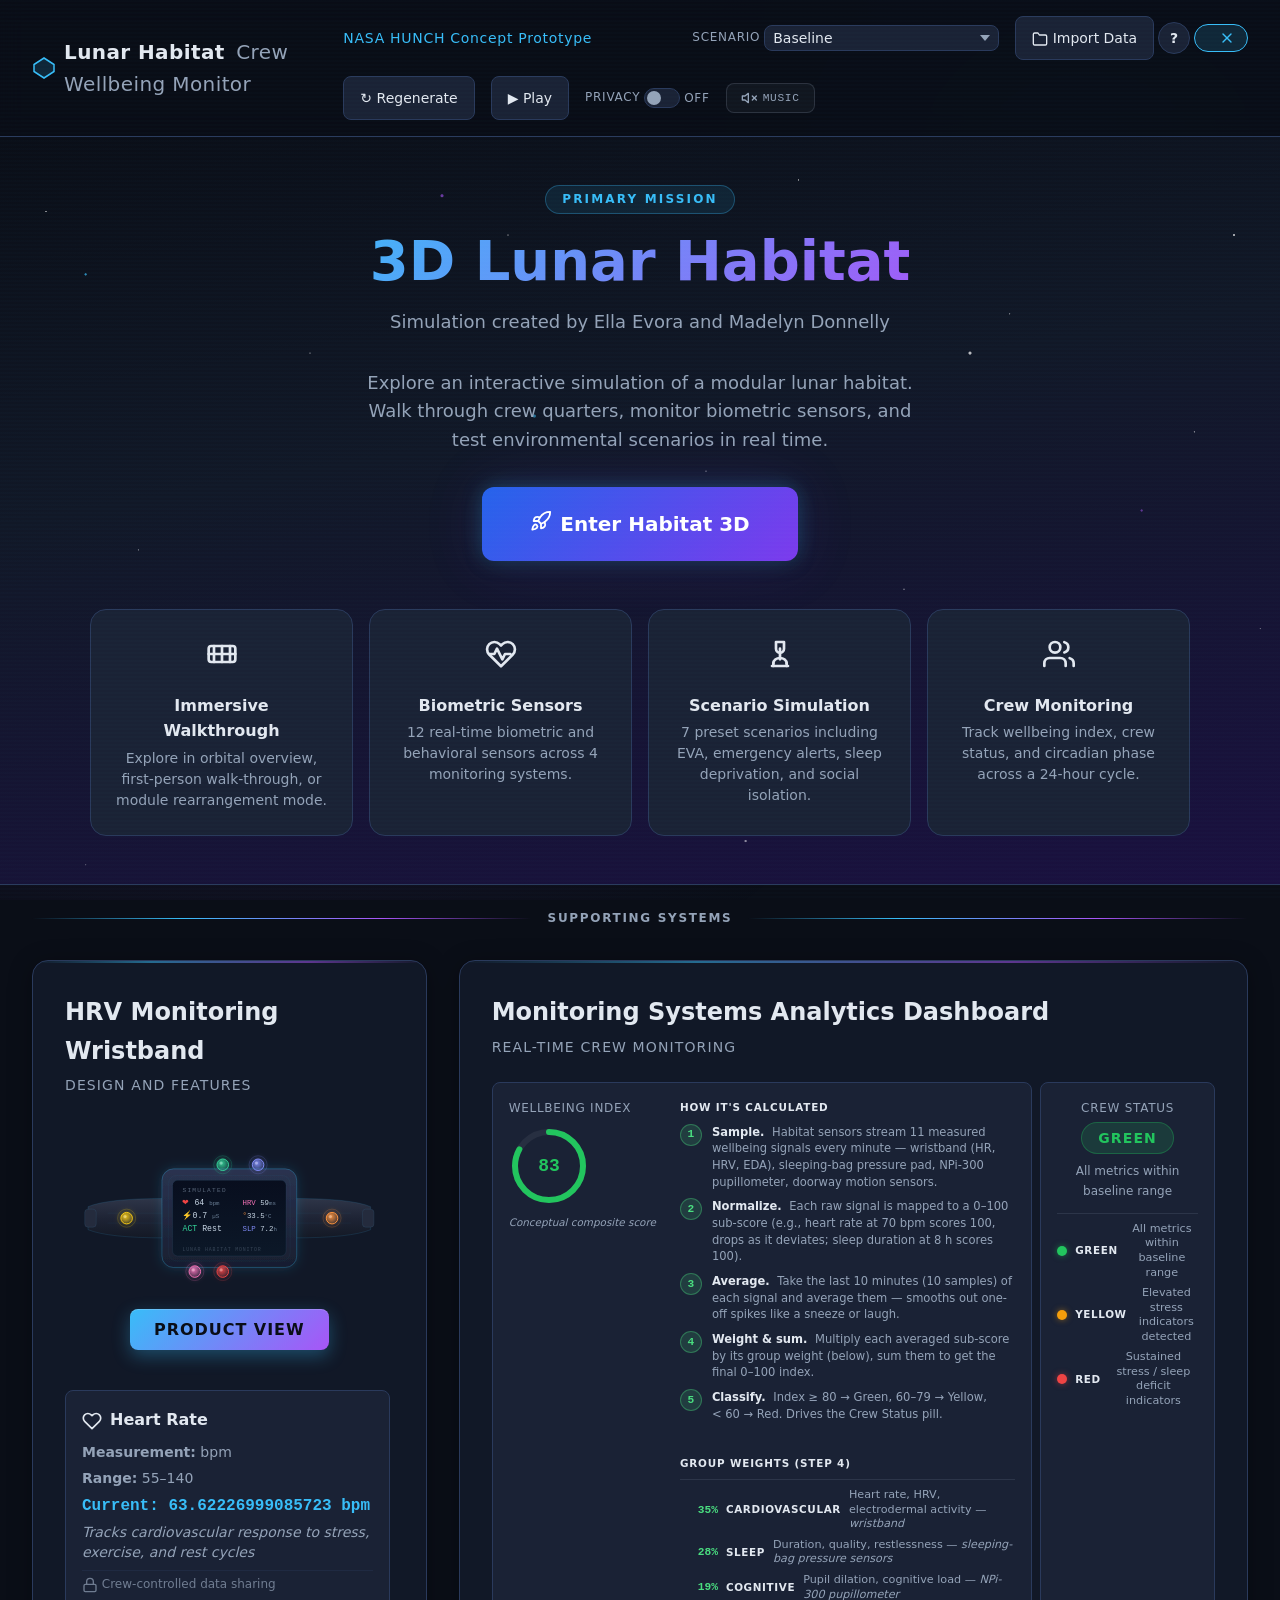
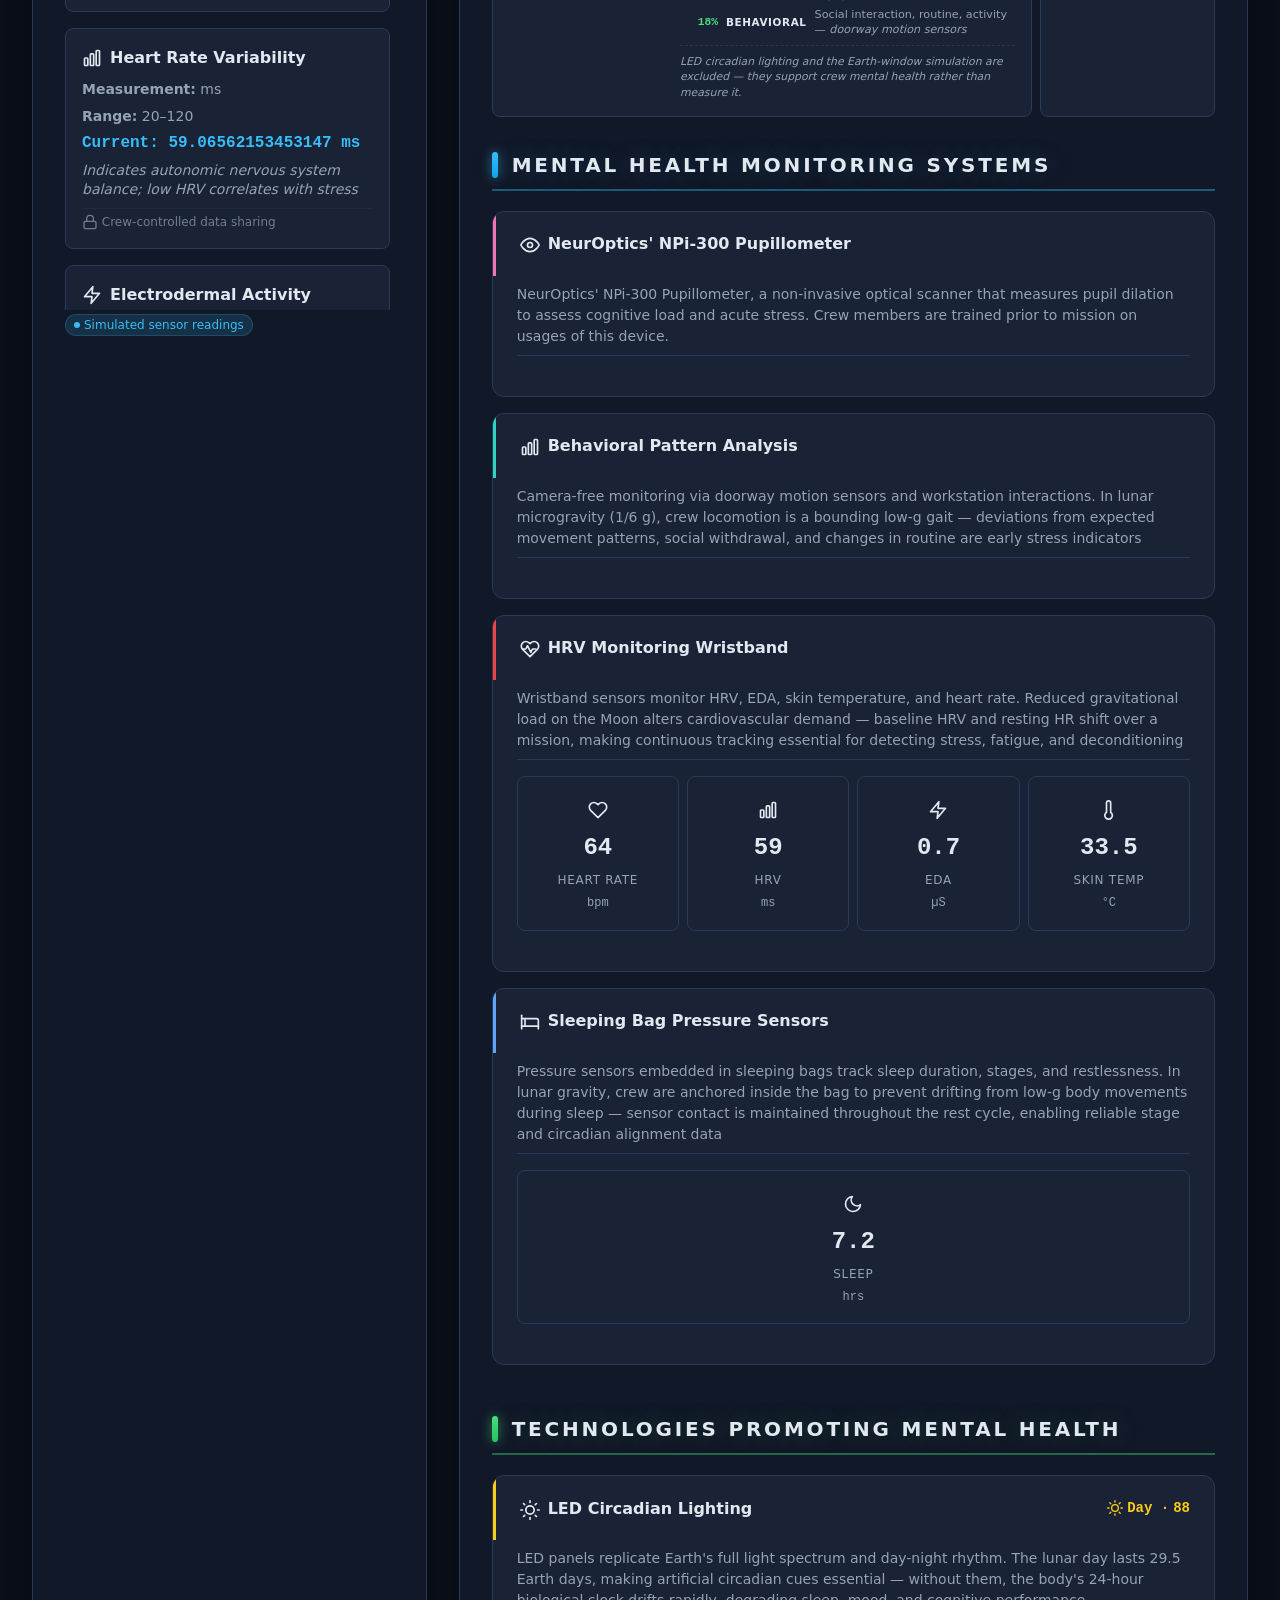
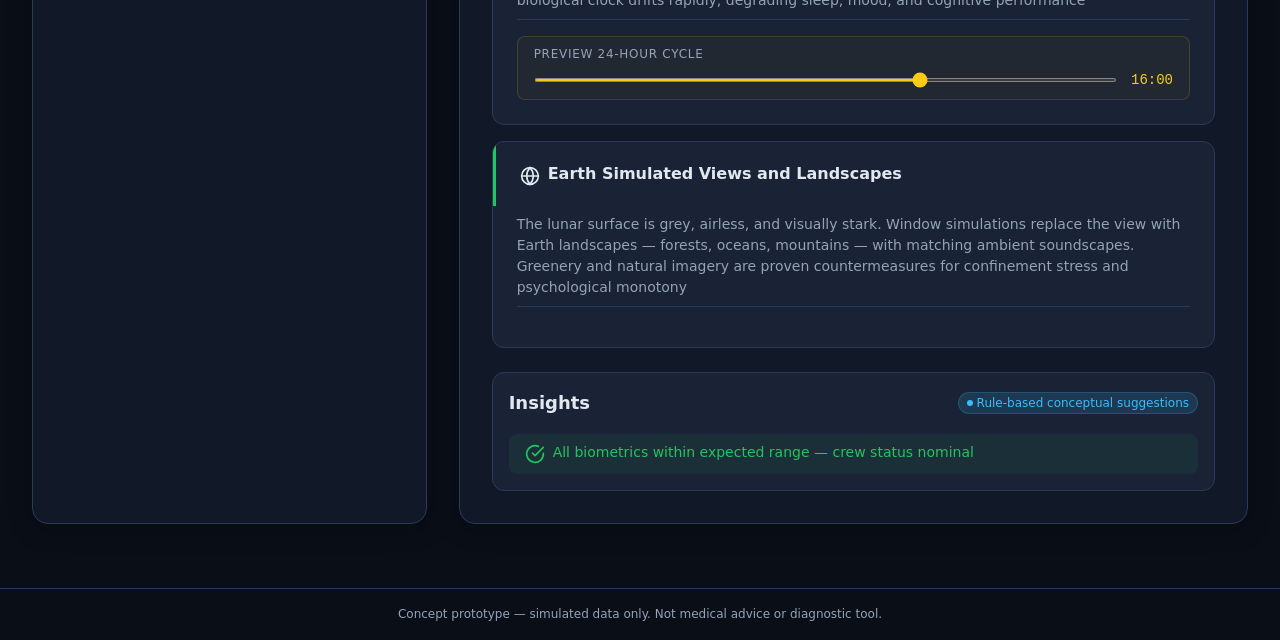
<file: index.html>
<!DOCTYPE html>
<html lang="en">
<head>
    <meta charset="UTF-8">
    <meta name="viewport" content="width=device-width, initial-scale=1.0">
    <title>Lunar Habitat — Crew Wellbeing Monitor</title>
    <link rel="stylesheet" href="styles/main.css">
</head>
<body class="dark-theme">

    <header class="site-header" role="banner">
        <div class="header-brand">
            <svg class="header-logo" width="24" height="24" viewBox="0 0 24 24" fill="none" aria-hidden="true">
                <polygon points="12,2 22,8.5 22,15.5 12,22 2,15.5 2,8.5" stroke="var(--color-accent)" stroke-width="1.5" fill="var(--color-accent-glow)" />
            </svg>
            <h1>Lunar Habitat <span class="subtitle">Crew Wellbeing Monitor</span></h1>
        </div>
        <div class="controls-bar">
            <span class="controls-label text-accent">NASA HUNCH Concept Prototype</span>

            <div class="controls-group">
                <label for="scenario-select" class="control-label">Scenario</label>
                <select id="scenario-select" class="control-select">
                    <option value="baseline">Baseline</option>
                    <option value="stress">Stress Spike</option>
                    <option value="sleepDeprived">Sleep Deprived</option>
                    <option value="exercise">High Activity</option>
                    <option value="emergency">Emergency Alert</option>
                    <option value="isolation">Social Isolation</option>
                    <option value="eva">EVA (Extravehicular Activity)</option>
                </select>
            </div>

            <div class="controls-group controls-group--import">
                <button id="btn-import" class="control-btn" title="Import CSV or JSON data file">
                    <svg class="icon icon--sm" width="16" height="16" viewBox="0 0 24 24" fill="none" stroke="currentColor" stroke-width="2" stroke-linecap="round" stroke-linejoin="round"><path d="M22 19a2 2 0 0 1-2 2H4a2 2 0 0 1-2-2V5a2 2 0 0 1 2-2h5l2 3h9a2 2 0 0 1 2 2z"/></svg>
                    Import Data
                </button>
                <input type="file" id="file-import" accept=".csv,.json" class="sr-only" aria-label="Choose CSV or JSON file to import">
                <button id="btn-import-help" class="control-btn control-btn--icon" title="Show expected file format" aria-label="File format help">
                    ?
                </button>
                <div id="import-badge" class="import-badge" hidden>
                    <span id="import-filename" class="import-badge-name"></span>
                    <button id="btn-import-clear" class="import-badge-clear" title="Clear imported data" aria-label="Clear imported data">
                        <svg class="icon icon--sm" width="14" height="14" viewBox="0 0 24 24" fill="none" stroke="currentColor" stroke-width="2" stroke-linecap="round" stroke-linejoin="round"><line x1="18" y1="6" x2="6" y2="18"/><line x1="6" y1="6" x2="18" y2="18"/></svg>
                    </button>
                </div>
            </div>

            <button id="btn-regenerate" class="control-btn" title="Regenerate simulated data">
                ↻ Regenerate
            </button>

            <button id="btn-play-pause" class="control-btn" title="Play/pause real-time simulation">
                ▶ Play
            </button>

            <div class="controls-group">
                <label for="privacy-toggle" class="control-label">Privacy</label>
                <button id="privacy-toggle" class="control-toggle" role="switch" aria-checked="false" title="Toggle privacy mode — hide exact values">
                    <span class="toggle-track">
                        <span class="toggle-thumb"></span>
                    </span>
                    <span class="toggle-label">Off</span>
                </button>
            </div>

            <div class="controls-group">
                <button id="music-toggle" class="music-toggle-btn" role="switch" aria-checked="false" aria-label="Toggle background music" title="Toggle ambient music">
                    <span class="music-icon"><svg class="icon icon--sm" width="16" height="16" viewBox="0 0 24 24" fill="none" stroke="currentColor" stroke-width="2" stroke-linecap="round" stroke-linejoin="round"><polygon points="11 5 6 9 2 9 2 15 6 15 11 19 11 5"/><line x1="23" y1="9" x2="17" y2="15"/><line x1="17" y1="9" x2="23" y2="15"/></svg></span>
                    <span class="music-label">Music</span>
                </button>
            </div>
        </div>
    </header>

    <!-- ===== Habitat 3D Hero Section ===== -->
    <section id="habitat-hero" class="habitat-hero" aria-labelledby="habitat-hero-title">
        <div class="habitat-hero__stars" aria-hidden="true"></div>
        <div class="habitat-hero__content">
            <span class="habitat-hero__badge">Primary Mission</span>
            <h2 id="habitat-hero-title" class="habitat-hero__title">3D Lunar Habitat</h2>
            <p class="habitat-hero__subtitle">Simulation created by Ella Evora and Madelyn Donnelly</p>
            <p class="habitat-hero__subtitle">Explore an interactive simulation of a modular lunar habitat.<br>Walk through crew quarters, monitor biometric sensors, and test environmental scenarios in real time.</p>
            <a href="pages/habitat-3d.html" class="habitat-hero__cta">
                <span class="habitat-hero__cta-icon" aria-hidden="true"><svg width="22" height="22" viewBox="0 0 24 24" fill="none" stroke="currentColor" stroke-width="2" stroke-linecap="round" stroke-linejoin="round"><path d="M4.5 16.5c-1.5 1.26-2 5-2 5s3.74-.5 5-2c.71-.84.7-2.13-.09-2.91a2.18 2.18 0 0 0-2.91-.09z"/><path d="M12 15l-3-3a22 22 0 0 1 2-3.95A12.88 12.88 0 0 1 22 2c0 2.72-.78 7.5-6 11a22.35 22.35 0 0 1-4 2z"/><path d="M9 12H4s.55-3.03 2-4c1.62-1.08 5 0 5 0"/><path d="M12 15v5s3.03-.55 4-2c1.08-1.62 0-5 0-5"/></svg></span>
                Enter Habitat 3D
            </a>
        </div>
        <div class="habitat-hero__features">
            <div class="habitat-hero__card">
                <span class="habitat-hero__card-icon" aria-hidden="true"><svg width="32" height="32" viewBox="0 0 24 24" fill="none" stroke="currentColor" stroke-width="2" stroke-linecap="round" stroke-linejoin="round"><rect x="2" y="6" width="20" height="12" rx="2"/><path d="M12 6v12"/><path d="M2 12h20"/><path d="M6 6v12"/><path d="M18 6v12"/></svg></span>
                <h3 class="habitat-hero__card-title">Immersive Walkthrough</h3>
                <p class="habitat-hero__card-desc">Explore in orbital overview, first-person walk-through, or module rearrangement mode.</p>
            </div>
            <div class="habitat-hero__card">
                <span class="habitat-hero__card-icon" aria-hidden="true"><svg width="32" height="32" viewBox="0 0 24 24" fill="none" stroke="currentColor" stroke-width="2" stroke-linecap="round" stroke-linejoin="round"><path d="M20.84 4.61a5.5 5.5 0 0 0-7.78 0L12 5.67l-1.06-1.06a5.5 5.5 0 0 0-7.78 7.78L12 21.23l8.84-8.84a5.5 5.5 0 0 0 0-7.78z"/><polyline points="3 12 7 12 9 8 13 16 15 12 19 12"/></svg></span>
                <h3 class="habitat-hero__card-title">Biometric Sensors</h3>
                <p class="habitat-hero__card-desc">12 real-time biometric and behavioral sensors across 4 monitoring systems.</p>
            </div>
            <div class="habitat-hero__card">
                <span class="habitat-hero__card-icon" aria-hidden="true"><svg width="32" height="32" viewBox="0 0 24 24" fill="none" stroke="currentColor" stroke-width="2" stroke-linecap="round" stroke-linejoin="round"><path d="M9 3h6v5a3 3 0 0 1-6 0V3z"/><path d="M12 8v8"/><path d="M7 19c0-2.21 2.24-4 5-4s5 1.79 5 4"/><line x1="7" y1="19" x2="7" y2="21"/><line x1="17" y1="19" x2="17" y2="21"/><line x1="6" y1="21" x2="18" y2="21"/></svg></span>
                <h3 class="habitat-hero__card-title">Scenario Simulation</h3>
                <p class="habitat-hero__card-desc">7 preset scenarios including EVA, emergency alerts, sleep deprivation, and social isolation.</p>
            </div>
            <div class="habitat-hero__card">
                <span class="habitat-hero__card-icon" aria-hidden="true"><svg width="32" height="32" viewBox="0 0 24 24" fill="none" stroke="currentColor" stroke-width="2" stroke-linecap="round" stroke-linejoin="round"><path d="M17 21v-2a4 4 0 0 0-4-4H5a4 4 0 0 0-4 4v2"/><circle cx="9" cy="7" r="4"/><path d="M23 21v-2a4 4 0 0 0-3-3.87"/><path d="M16 3.13a4 4 0 0 1 0 7.75"/></svg></span>
                <h3 class="habitat-hero__card-title">Crew Monitoring</h3>
                <p class="habitat-hero__card-desc">Track wellbeing index, crew status, and circadian phase across a 24-hour cycle.</p>
            </div>
        </div>
    </section>

    <!-- ===== Supporting Systems ===== -->
    <div class="supporting-divider" aria-hidden="true">
        <span class="supporting-divider__line"></span>
        <span class="supporting-divider__label">Supporting Systems</span>
        <span class="supporting-divider__line"></span>
    </div>

    <main id="main-content" class="main-layout">
        <section id="wristband-panel" class="panel">
            <div class="panel-header">
                <h2 class="panel-title">HRV Monitoring Wristband</h2>
                <p class="panel-subtitle">Design and Features</p>
            </div>
            <div class="wristband-display">
                <!-- Wristband visualization — Phase 2 -->
            </div>
            <div class="sensor-list">
                <!-- Sensor readings — Phase 2 -->
            </div>
            <span class="badge">Simulated sensor readings</span>
        </section>
        <section id="dashboard-panel" class="panel">
            <div class="panel-header">
                <h2 class="panel-title">Monitoring Systems Analytics Dashboard</h2>
                <p class="panel-subtitle">Real-time Crew Monitoring</p>
            </div>
            <div class="kpi-grid">
                <!-- KPI cards — Phase 3 -->
            </div>
            <div class="charts-grid">
                <!-- Charts — Phase 3 -->
            </div>
            <div class="insights-panel">
                <!-- Insights — Phase 3 -->
            </div>
            <p class="placeholder-text">Dashboard metrics loading...</p>
        </section>
    </main>

    <!-- Import format help popover -->
    <div id="import-help-popover" class="import-help-popover" hidden role="dialog" aria-label="Data import format help">
        <div class="import-help-content">
            <div class="import-help-header">
                <strong>Expected File Format</strong>
                <button id="btn-close-help" class="import-badge-clear" aria-label="Close help">
                    <svg class="icon icon--sm" width="14" height="14" viewBox="0 0 24 24" fill="none" stroke="currentColor" stroke-width="2" stroke-linecap="round" stroke-linejoin="round"><line x1="18" y1="6" x2="6" y2="18"/><line x1="6" y1="6" x2="18" y2="18"/></svg>
                </button>
            </div>
            <div class="import-help-body">
                <p><strong>CSV</strong> — first row must be column headers, comma-separated.</p>
                <p><strong>JSON</strong> — array of objects, or <code>{ "data": [...] }</code>.</p>
                <table class="import-help-table">
                    <thead><tr><th>Column</th><th>Range</th><th>Required</th></tr></thead>
                    <tbody>
                        <tr><td>timestamp</td><td>ISO 8601</td><td>No</td></tr>
                        <tr><td>heartRateBpm</td><td>40–180</td><td>Yes*</td></tr>
                        <tr><td>hrvMs</td><td>10–150</td><td>Yes*</td></tr>
                        <tr><td>edaMicrosiemens</td><td>0.1–10.0</td><td>Yes*</td></tr>
                        <tr><td>skinTempC</td><td>30.0–38.0</td><td>Yes*</td></tr>
                        <tr><td>activityScore</td><td>0–100</td><td>Yes*</td></tr>
                        <tr><td>sleepMinutes</td><td>0–600</td><td>Yes*</td></tr>
                        <tr><td>restlessnessScore</td><td>0–100</td><td>Yes*</td></tr>
                        <tr><td>pupilDilationMm</td><td>2.0–8.0</td><td>No</td></tr>
                        <tr><td>socialScore</td><td>0–100</td><td>No</td></tr>
                        <tr><td>routineDeviation</td><td>0–100</td><td>No</td></tr>
                        <tr><td>cognitiveLoad</td><td>0–100</td><td>No</td></tr>
                        <tr><td>sleepQuality</td><td>0–100</td><td>No</td></tr>
                        <tr><td>circadianAlignment</td><td>0–100</td><td>No</td></tr>
                        <tr><td>lightSpectrumScore</td><td>0–100</td><td>No</td></tr>
                        <tr><td>greeneryExposureMin</td><td>0–120</td><td>No</td></tr>
                        <tr><td>natureSoundscapeScore</td><td>0–100</td><td>No</td></tr>
                        <tr><td>windowSimStatus</td><td>0–100</td><td>No</td></tr>
                    </tbody>
                </table>
                <p class="import-help-note">*At least one biometric column is required. Missing columns use defaults. Aliases accepted: hr, hrv, eda, temp, activity, sleep, restlessness, pupil, social, routine, cognitive, circadian, spectrum, greenery, soundscape, window.</p>
                <p><a href="assets/data/sample-data.csv" download class="import-help-link">⬇ Download sample CSV template</a></p>
            </div>
        </div>
    </div>

    <!-- Import toast notifications -->
    <div id="import-toast" class="import-toast" hidden role="alert" aria-live="assertive"></div>

    <footer class="site-footer">
        Concept prototype — simulated data only. Not medical advice or diagnostic tool.
    </footer>

    <div id="a11y-live" aria-live="polite" aria-atomic="true" class="sr-only"></div>

    <noscript>
        <p>JavaScript is required to run the Lunar Habitat Crew Wellbeing Monitor. Please enable JavaScript in your browser.</p>
    </noscript>

    <script type="module" src="scripts/app.js"></script>
</body>
</html>
</file>
<file: styles/main.css>
/**
 * Lunar Habitat — Crew Wellbeing Monitor
 * CSS Design System Foundation
 * NASA HUNCH Concept Prototype
 */

/* ============================================
   CSS Custom Properties
   ============================================ */

:root,
.dark-theme {
  /* Colors */
  --color-bg-primary: #0a0e17;
  --color-bg-secondary: #111827;
  --color-bg-card: #1a2235;
  --color-bg-card-hover: #1e2a40;
  --color-border: #2a3a5c;
  --color-text-primary: #e2e8f0;
  --color-text-secondary: #94a3b8;
  --color-text-accent: #38bdf8;
  --color-accent: #38bdf8;
  --color-accent-glow: rgba(56, 189, 248, 0.15);
  --color-accent-secondary: #a855f7;
  --color-accent-secondary-glow: rgba(168, 85, 247, 0.15);
  --color-success: #22c55e;
  --color-warning: #f59e0b;
  --color-danger: #ef4444;

  /* Spacing */
  --space-xs: 0.25rem;
  --space-sm: 0.5rem;
  --space-md: 1rem;
  --space-lg: 1.5rem;
  --space-xl: 2rem;
  --space-2xl: 3rem;

  /* Typography */
  --font-family: 'Inter', -apple-system, BlinkMacSystemFont, 'Segoe UI', system-ui, sans-serif;
  --font-mono: 'JetBrains Mono', 'Fira Code', 'Consolas', monospace;
  --font-size-xs: 0.75rem;
  --font-size-sm: 0.875rem;
  --font-size-base: 1rem;
  --font-size-lg: 1.125rem;
  --font-size-xl: 1.25rem;
  --font-size-2xl: 1.5rem;
  --font-size-3xl: 2rem;

  /* Radii */
  --radius-sm: 0.375rem;
  --radius-md: 0.5rem;
  --radius-lg: 0.75rem;
  --radius-xl: 1rem;

  /* Shadows */
  --shadow-card: 0 4px 24px rgba(0, 0, 0, 0.3);
  --shadow-glow: 0 0 20px var(--color-accent-glow);
}

/* ============================================
   Base Styles
   ============================================ */

*,
*::before,
*::after {
  box-sizing: border-box;
  margin: 0;
  padding: 0;
}

html {
  scroll-behavior: smooth;
}

body {
  background-color: var(--color-bg-primary);
  color: var(--color-text-primary);
  font-family: var(--font-family);
  font-size: var(--font-size-base);
  line-height: 1.6;
  min-height: 100vh;
  position: relative;
}

/* Nebula background — layered radial gradients */
body::before {
  content: '';
  position: fixed;
  inset: 0;
  z-index: -2;
  background:
    radial-gradient(ellipse 80% 60% at 20% 80%, rgba(168, 85, 247, 0.07) 0%, transparent 60%),
    radial-gradient(ellipse 60% 80% at 85% 20%, rgba(56, 189, 248, 0.06) 0%, transparent 55%),
    radial-gradient(ellipse 50% 50% at 50% 50%, rgba(56, 189, 248, 0.03) 0%, transparent 70%);
  pointer-events: none;
  animation: nebula-drift 40s ease-in-out infinite alternate;
}

@keyframes nebula-drift {
  0%   { opacity: 1; }
  50%  { opacity: 0.7; }
  100% { opacity: 1; }
}

/* Reduced motion preference */
@media (prefers-reduced-motion: reduce) {
  *,
  *::before,
  *::after {
    animation-duration: 0.01ms !important;
    animation-iteration-count: 1 !important;
    transition-duration: 0.01ms !important;
    scroll-behavior: auto !important;
  }
}

/* ============================================
   Layout Classes
   ============================================ */

.main-layout {
  display: grid;
  grid-template-columns: minmax(340px, 1fr) minmax(400px, 2fr);
  gap: var(--space-xl);
  padding: var(--space-xl);
  max-width: 1600px;
  margin: 0 auto;
  min-height: calc(100vh - 120px);
}

@media (max-width: 1024px) {
  .main-layout {
    grid-template-columns: 1fr;
  }
}

.panel {
  background: var(--color-bg-secondary);
  border: 1px solid var(--color-border);
  border-radius: var(--radius-xl);
  padding: var(--space-xl);
  box-shadow: var(--shadow-card);
  position: relative;
  overflow: hidden;
}

.panel::before {
  content: '';
  position: absolute;
  top: 0;
  left: 0;
  right: 0;
  height: 2px;
  background: linear-gradient(90deg, transparent, var(--color-accent), transparent);
  opacity: 0.6;
}

.panel-header {
  margin-bottom: var(--space-lg);
}

.panel-title {
  font-size: var(--font-size-2xl);
  font-weight: 600;
  color: var(--color-text-primary);
}

.panel-subtitle {
  font-size: var(--font-size-sm);
  color: var(--color-text-secondary);
  text-transform: uppercase;
  letter-spacing: 0.08em;
  margin-top: var(--space-xs);
}

.card {
  background-color: var(--color-bg-card);
  border: 1px solid var(--color-border);
  border-radius: var(--radius-md);
  padding: var(--space-md);
  transition: background-color 0.2s ease, box-shadow 0.2s ease;
}

.card:hover {
  background-color: var(--color-bg-card-hover);
  box-shadow: var(--shadow-glow);
}

/* ============================================
   Utility Classes
   ============================================ */

.visually-hidden {
  position: absolute;
  width: 1px;
  height: 1px;
  padding: 0;
  margin: -1px;
  overflow: hidden;
  clip: rect(0, 0, 0, 0);
  white-space: nowrap;
  border: 0;
}

.text-accent {
  color: var(--color-text-accent);
}

.text-muted {
  color: var(--color-text-secondary);
}

.text-success {
  color: var(--color-success);
}

.text-warning {
  color: var(--color-warning);
}

.text-danger {
  color: var(--color-danger);
}

.badge {
  display: inline-flex;
  align-items: center;
  gap: var(--space-xs);
  padding: var(--space-xs) var(--space-sm);
  font-size: var(--font-size-xs);
  font-weight: 500;
  line-height: 1;
  border-radius: 9999px;
  background: var(--color-accent-glow);
  color: var(--color-accent);
  border: 1px solid rgba(56, 189, 248, 0.2);
}

.badge::before {
  content: '';
  width: 6px;
  height: 6px;
  border-radius: 50%;
  background: var(--color-accent);
  animation: pulse 2s ease-in-out infinite;
}

@keyframes pulse {
  0%, 100% { opacity: 1; }
  50% { opacity: 0.4; }
}

/* ============================================
   Header Styles
   ============================================ */

.site-header {
  position: sticky;
  top: 0;
  z-index: 100;
  display: flex;
  align-items: center;
  justify-content: space-between;
  padding: var(--space-md) var(--space-xl);
  background: rgba(10, 14, 23, 0.85);
  backdrop-filter: blur(12px);
  -webkit-backdrop-filter: blur(12px);
  border-bottom: 1px solid var(--color-border);
}

.header-brand {
  display: flex;
  align-items: center;
  gap: var(--space-sm);
}

.header-brand h1 {
  font-size: var(--font-size-xl);
  font-weight: 600;
  color: var(--color-text-primary);
  letter-spacing: 0.02em;
}

.header-brand .subtitle {
  font-weight: 300;
  color: var(--color-text-secondary);
  margin-left: var(--space-xs);
}

.header-logo {
  flex-shrink: 0;
}

.controls-bar {
  display: flex;
  align-items: center;
  gap: var(--space-sm);
}

/* ============================================
   Footer Styles
   ============================================ */

.site-footer {
  text-align: center;
  padding: var(--space-md) var(--space-xl);
  font-size: var(--font-size-xs);
  color: var(--color-text-secondary);
  background: var(--color-bg-primary);
  border-top: 1px solid var(--color-border);
}

/* ============================================
   Scanning Line Overlay
   ============================================ */

body::after {
  content: '';
  position: fixed;
  inset: 0;
  background:
    repeating-linear-gradient(
      0deg,
      transparent,
      transparent 2px,
      rgba(56, 189, 248, 0.012) 2px,
      rgba(56, 189, 248, 0.012) 4px
    );
  pointer-events: none;
  z-index: 9999;
  mix-blend-mode: screen;
}

/* ============================================
   Placeholder / Loading State
   ============================================ */

.placeholder-text {
  color: var(--color-text-secondary);
  font-style: italic;
  text-align: center;
  padding: var(--space-2xl);
  font-size: var(--font-size-sm);
}

/* ============================================
   Wristband Display
   ============================================ */

.wristband-display {
  display: flex;
  flex-direction: column;
  justify-content: center;
  align-items: center;
  padding: var(--space-md) 0;
  max-width: 520px;
  margin: 0 auto;
  gap: var(--space-sm);
}

.view-3d-links {
  display: flex;
  gap: var(--space-sm);
  flex-wrap: wrap;
  justify-content: center;
}

.view-3d-link {
  display: inline-flex;
  align-items: center;
  gap: var(--space-xs);
  text-decoration: none;
  font-size: var(--font-size-sm);
  color: var(--color-text-accent);
  border: 1px solid var(--color-accent);
  padding: var(--space-xs) var(--space-md);
  border-radius: var(--radius-md);
  background: rgba(56, 189, 248, 0.08);
  cursor: pointer;
  transition: background 0.2s, box-shadow 0.2s;
}

.view-3d-link:hover,
.view-3d-link:focus-visible {
  background: rgba(56, 189, 248, 0.18);
  box-shadow: 0 0 12px var(--color-accent-glow);
  outline: none;
}

.view-3d-link--primary {
  padding: var(--space-sm) var(--space-lg);
  font-size: var(--font-size-base);
  font-weight: 600;
  letter-spacing: 0.06em;
  text-transform: uppercase;
  color: #0a0e17;
  background: linear-gradient(135deg, var(--color-accent), var(--color-accent-secondary));
  border: none;
  border-radius: var(--radius-md);
  box-shadow: 0 6px 18px rgba(56, 189, 248, 0.32), inset 0 1px 0 rgba(255, 255, 255, 0.18);
  transition: transform 0.15s ease, box-shadow 0.15s ease;
}

.view-3d-link--primary:hover,
.view-3d-link--primary:focus-visible {
  background: linear-gradient(135deg, var(--color-accent), var(--color-accent-secondary));
  transform: translateY(-1px);
  box-shadow: 0 8px 22px rgba(56, 189, 248, 0.45), inset 0 1px 0 rgba(255, 255, 255, 0.22);
  outline: none;
}

/* ============================================
   Habitat 3D Hero Section
   ============================================ */

.habitat-hero {
  position: relative;
  overflow: hidden;
  padding: var(--space-2xl) var(--space-xl);
  background: linear-gradient(170deg, #0a0e17 0%, #111827 40%, #1a1040 100%);
  border-bottom: 1px solid var(--color-border);
  text-align: center;
}

/* Animated star particles — dense parallax field */
.habitat-hero__stars {
  position: absolute;
  inset: 0;
  overflow: hidden;
  pointer-events: none;
}

.habitat-hero__stars::before,
.habitat-hero__stars::after {
  content: '';
  position: absolute;
  inset: -20px;
}

/* Layer 1 — distant small stars (slow drift) */
.habitat-hero__stars::before {
  background-image:
    radial-gradient(1px 1px at 5% 12%, rgba(255,255,255,0.5) 50%, transparent 100%),
    radial-gradient(1px 1px at 12% 55%, rgba(255,255,255,0.35) 50%, transparent 100%),
    radial-gradient(1px 1px at 18% 82%, rgba(255,255,255,0.4) 50%, transparent 100%),
    radial-gradient(1px 1px at 25% 30%, rgba(255,255,255,0.3) 50%, transparent 100%),
    radial-gradient(1px 1px at 33% 70%, rgba(255,255,255,0.45) 50%, transparent 100%),
    radial-gradient(1px 1px at 40% 15%, rgba(255,255,255,0.35) 50%, transparent 100%),
    radial-gradient(1px 1px at 48% 90%, rgba(255,255,255,0.4) 50%, transparent 100%),
    radial-gradient(1px 1px at 55% 45%, rgba(255,255,255,0.3) 50%, transparent 100%),
    radial-gradient(1px 1px at 62% 8%, rgba(255,255,255,0.5) 50%, transparent 100%),
    radial-gradient(1px 1px at 70% 60%, rgba(255,255,255,0.35) 50%, transparent 100%),
    radial-gradient(1px 1px at 78% 25%, rgba(255,255,255,0.4) 50%, transparent 100%),
    radial-gradient(1px 1px at 85% 78%, rgba(255,255,255,0.3) 50%, transparent 100%),
    radial-gradient(1px 1px at 92% 40%, rgba(255,255,255,0.45) 50%, transparent 100%),
    radial-gradient(1px 1px at 97% 65%, rgba(255,255,255,0.35) 50%, transparent 100%),
    radial-gradient(1px 1px at 8% 95%, rgba(255,255,255,0.25) 50%, transparent 100%);
  animation: hero-drift-slow 30s linear infinite;
}

/* Layer 2 — brighter closer stars (faster drift + twinkle) */
.habitat-hero__stars::after {
  background-image:
    radial-gradient(1.5px 1.5px at 8% 20%, rgba(56,189,248,0.7) 50%, transparent 100%),
    radial-gradient(1.5px 1.5px at 22% 75%, rgba(255,255,255,0.7) 50%, transparent 100%),
    radial-gradient(2px 2px at 35% 10%, rgba(168,85,247,0.6) 50%, transparent 100%),
    radial-gradient(1.5px 1.5px at 50% 55%, rgba(255,255,255,0.65) 50%, transparent 100%),
    radial-gradient(1.5px 1.5px at 65% 85%, rgba(56,189,248,0.6) 50%, transparent 100%),
    radial-gradient(2px 2px at 75% 30%, rgba(255,255,255,0.7) 50%, transparent 100%),
    radial-gradient(1.5px 1.5px at 88% 50%, rgba(168,85,247,0.5) 50%, transparent 100%),
    radial-gradient(1.5px 1.5px at 95% 15%, rgba(255,255,255,0.6) 50%, transparent 100%),
    radial-gradient(2px 2px at 42% 38%, rgba(56,189,248,0.55) 50%, transparent 100%),
    radial-gradient(1.5px 1.5px at 58% 92%, rgba(255,255,255,0.5) 50%, transparent 100%);
  animation: hero-drift-fast 18s linear infinite, hero-twinkle 4s ease-in-out infinite;
}

@keyframes hero-drift-slow {
  0%   { transform: translateY(0); }
  100% { transform: translateY(-16px); }
}

@keyframes hero-drift-fast {
  0%   { transform: translateY(0) translateX(0); }
  100% { transform: translateY(-24px) translateX(6px); }
}

@keyframes hero-twinkle {
  0%, 100% { opacity: 1; }
  50%      { opacity: 0.7; }
}

.habitat-hero__content {
  position: relative;
  max-width: 700px;
  margin: 0 auto var(--space-2xl);
}

.habitat-hero__badge {
  display: inline-block;
  font-size: var(--font-size-xs);
  font-weight: 700;
  text-transform: uppercase;
  letter-spacing: 0.18em;
  color: var(--color-accent);
  background: rgba(56, 189, 248, 0.1);
  border: 1px solid rgba(56, 189, 248, 0.3);
  border-radius: 999px;
  padding: var(--space-xs) var(--space-md);
  margin-bottom: var(--space-md);
}

.habitat-hero__title {
  font-size: clamp(2rem, 5vw, 3.5rem);
  font-weight: 800;
  line-height: 1.1;
  margin-bottom: var(--space-md);
  background: linear-gradient(135deg, #38bdf8 0%, #a855f7 50%, #38bdf8 100%);
  background-size: 200% auto;
  -webkit-background-clip: text;
  background-clip: text;
  -webkit-text-fill-color: transparent;
  animation: hero-gradient-shift 6s ease-in-out infinite;
}

@keyframes hero-gradient-shift {
  0%, 100% { background-position: 0% center; }
  50%      { background-position: 100% center; }
}

.habitat-hero__subtitle {
  font-size: var(--font-size-lg);
  color: var(--color-text-secondary);
  line-height: 1.6;
  max-width: 560px;
  margin: 0 auto var(--space-xl);
}

/* CTA Button */
.habitat-hero__cta {
  display: inline-flex;
  align-items: center;
  gap: var(--space-sm);
  font-size: var(--font-size-xl);
  font-weight: 700;
  color: #fff;
  text-decoration: none;
  padding: var(--space-md) var(--space-2xl);
  border-radius: var(--radius-lg);
  background: linear-gradient(135deg, #2563eb 0%, #7c3aed 100%);
  box-shadow:
    0 0 20px rgba(56, 189, 248, 0.3),
    0 0 60px rgba(124, 58, 237, 0.15),
    0 4px 16px rgba(0, 0, 0, 0.4);
  transition: transform 0.2s, box-shadow 0.3s;
  animation: cta-glow 3s ease-in-out infinite;
}

.habitat-hero__cta:hover,
.habitat-hero__cta:focus-visible {
  transform: scale(1.05);
  box-shadow:
    0 0 30px rgba(56, 189, 248, 0.5),
    0 0 80px rgba(124, 58, 237, 0.25),
    0 6px 24px rgba(0, 0, 0, 0.5);
  outline: none;
}

.habitat-hero__cta:active {
  transform: scale(1.02);
}

@keyframes cta-glow {
  0%, 100% {
    box-shadow:
      0 0 20px rgba(56, 189, 248, 0.3),
      0 0 60px rgba(124, 58, 237, 0.15),
      0 4px 16px rgba(0, 0, 0, 0.4);
  }
  50% {
    box-shadow:
      0 0 28px rgba(56, 189, 248, 0.45),
      0 0 80px rgba(124, 58, 237, 0.25),
      0 4px 16px rgba(0, 0, 0, 0.4);
  }
}

.habitat-hero__cta-icon {
  font-size: 1.3em;
}

/* Feature cards */
.habitat-hero__features {
  position: relative;
  display: grid;
  grid-template-columns: repeat(4, 1fr);
  gap: var(--space-md);
  max-width: 1100px;
  margin: 0 auto;
}

.habitat-hero__card {
  background: var(--color-bg-card);
  border: 1px solid var(--color-border);
  border-radius: var(--radius-xl);
  padding: var(--space-lg);
  text-align: center;
  transition: border-color 0.2s, transform 0.2s;
}

.habitat-hero__card:hover {
  border-color: var(--color-accent);
  transform: translateY(-2px);
}

.habitat-hero__card-icon {
  font-size: 2rem;
  display: block;
  margin-bottom: var(--space-sm);
}

.habitat-hero__card-title {
  font-size: var(--font-size-base);
  font-weight: 600;
  color: var(--color-text-primary);
  margin-bottom: var(--space-xs);
}

.habitat-hero__card-desc {
  font-size: var(--font-size-sm);
  color: var(--color-text-secondary);
  line-height: 1.5;
}

/* Supporting systems divider */
.supporting-divider {
  display: flex;
  align-items: center;
  gap: var(--space-md);
  max-width: 1600px;
  margin: 0 auto;
  padding: var(--space-lg) var(--space-xl) 0;
}

.supporting-divider__line {
  flex: 1;
  height: 1px;
  background: var(--color-border);
}

.supporting-divider__label {
  font-size: var(--font-size-xs);
  font-weight: 600;
  text-transform: uppercase;
  letter-spacing: 0.14em;
  color: var(--color-text-secondary);
  white-space: nowrap;
}

/* Responsive hero */
@media (max-width: 900px) {
  .habitat-hero__features {
    grid-template-columns: repeat(2, 1fr);
  }
}

@media (max-width: 600px) {
  .habitat-hero {
    padding: var(--space-xl) var(--space-md);
  }

  .habitat-hero__features {
    grid-template-columns: 1fr;
  }

  .habitat-hero__cta {
    font-size: var(--font-size-lg);
    padding: var(--space-md) var(--space-xl);
  }
}

.wristband-svg {
  width: 100%;
  height: auto;
  display: block;
}

/* ============================================
   Sensor Hotspots (SVG circles)
   ============================================ */

/* The <g> group is the interactive target; the visible circle is pointer-events:none */
.sensor-hotspot-group {
  cursor: pointer;
}

.sensor-hotspot {
  transition: r 0.25s ease, stroke-width 0.25s ease;
}

.sensor-hotspot-ring {
  transition: r 0.25s ease, stroke-opacity 0.25s ease, stroke-width 0.25s ease;
}

/* Grow the visible orb + expand ring on group hover */
.sensor-hotspot-group:hover .sensor-hotspot {
  r: 9;
  stroke-width: 1.8;
}

.sensor-hotspot-group:hover .sensor-hotspot-ring {
  r: 15;
  stroke-opacity: 0.5;
  stroke-width: 1;
}

/* Breathing pulse animation on the outer ring */
@keyframes hotspot-pulse {
  0%, 100% { stroke-opacity: 0.3; r: 11; }
  50%      { stroke-opacity: 0.08; r: 13; }
}

.sensor-hotspot-ring {
  animation: hotspot-pulse 3s ease-in-out infinite;
}

/* Active / selected hotspot state */
.sensor-hotspot-group.active .sensor-hotspot {
  r: 9;
  stroke-width: 2;
}

.sensor-hotspot-group.active .sensor-hotspot-ring {
  r: 16;
  stroke-opacity: 0.65;
  stroke-width: 1.5;
  animation: hotspot-active-pulse 1.8s ease-in-out infinite;
}

.sensor-hotspot-group.active .hotspot-active-ring {
  opacity: 1;
}

@keyframes hotspot-active-pulse {
  0%, 100% { stroke-opacity: 0.65; r: 16; }
  50%      { stroke-opacity: 0.3; r: 18; }
}

/* ============================================
   Device Screen Text
   ============================================ */

.device-screen-text text {
  pointer-events: none;
}

/* ============================================
   Sensor List & Cards
   ============================================ */

.sensor-list {
  display: flex;
  flex-direction: column;
  gap: var(--space-md);
  margin-top: var(--space-lg);
  max-height: 520px;
  overflow-y: auto;
  padding-right: var(--space-xs);
}

.sensor-card {
  background-color: var(--color-bg-card);
  border: 1px solid var(--color-border);
  border-radius: var(--radius-md);
  padding: var(--space-md);
  transition: border-color 0.25s ease, box-shadow 0.25s ease, background-color 0.2s ease;
  cursor: default;
}

.sensor-card:hover {
  background-color: var(--color-bg-card-hover);
  box-shadow: var(--shadow-glow);
}

.sensor-card.active {
  border-color: var(--color-accent);
  box-shadow: 0 0 16px var(--color-accent-glow),
              inset 0 0 0 1px rgba(56, 189, 248, 0.1);
}

.sensor-card-header {
  display: flex;
  align-items: center;
  gap: var(--space-sm);
  margin-bottom: var(--space-sm);
}

.sensor-card-header .sensor-icon {
  font-size: var(--font-size-xl);
  line-height: 1;
}

.sensor-card-header .sensor-name {
  font-size: var(--font-size-base);
  font-weight: 600;
  color: var(--color-text-primary);
}

.sensor-card-body {
  font-size: var(--font-size-sm);
  color: var(--color-text-secondary);
  display: flex;
  flex-direction: column;
  gap: var(--space-xs);
}

.sensor-card-body .sensor-reading {
  font-family: var(--font-mono);
  font-size: var(--font-size-base);
  color: var(--color-accent);
  font-weight: 600;
}

.sensor-card-body .sensor-why {
  font-style: italic;
  color: var(--color-text-secondary);
  line-height: 1.4;
}

.sensor-privacy {
  font-size: var(--font-size-xs);
  color: var(--color-text-secondary);
  opacity: 0.7;
  margin-top: var(--space-sm);
  padding-top: var(--space-xs);
  border-top: 1px solid rgba(42, 58, 92, 0.5);
}

/* Scrollbar styling for sensor list */
.sensor-list::-webkit-scrollbar {
  width: 4px;
}

.sensor-list::-webkit-scrollbar-track {
  background: transparent;
}

.sensor-list::-webkit-scrollbar-thumb {
  background: var(--color-border);
  border-radius: 2px;
}

.sensor-list::-webkit-scrollbar-thumb:hover {
  background: var(--color-text-secondary);
}

/* ============================================
   Charts Grid & Cards
   ============================================ */

.charts-grid {
  display: flex;
  flex-direction: column;
  gap: var(--space-md);
  margin-top: var(--space-md);
}

@media (max-width: 768px) {
  .charts-grid {
    gap: var(--space-sm);
  }
}

.systems-category-header {
  font-size: 1.25rem;
  font-weight: 800;
  color: var(--color-text-primary);
  text-transform: uppercase;
  letter-spacing: 0.14em;
  margin: var(--space-lg) 0 var(--space-xs);
  padding: var(--space-sm) 0;
  border-bottom: 2px solid rgba(56, 189, 248, 0.4);
  display: flex;
  align-items: center;
  gap: 14px;
  text-shadow: 0 0 24px rgba(56, 189, 248, 0.25);
}

.systems-category-header::before {
  content: '';
  display: inline-block;
  width: 6px;
  height: 26px;
  background: linear-gradient(180deg, #38bdf8, #0ea5e9);
  border-radius: 3px;
  box-shadow: 0 0 12px rgba(56, 189, 248, 0.6);
}

.systems-category-header--promoting {
  border-bottom-color: rgba(74, 222, 128, 0.4);
  text-shadow: 0 0 24px rgba(74, 222, 128, 0.25);
}

.systems-category-header--promoting::before {
  background: linear-gradient(180deg, #4ade80, #22c55e);
  box-shadow: 0 0 12px rgba(74, 222, 128, 0.6);
}

.systems-category-header:first-child {
  margin-top: 0;
}

.chart-card {
  padding: var(--space-md);
  min-height: 200px;
}

.chart-card h3 {
  font-size: var(--font-size-sm);
  font-weight: 500;
  color: var(--color-text-secondary);
  text-transform: uppercase;
  letter-spacing: 0.06em;
  margin-bottom: var(--space-sm);
}

.chart-container {
  position: relative;
  width: 100%;
}

.chart-container canvas {
  display: block;
  width: 100%;
  border-radius: var(--radius-sm);
}

.chart-legend {
  display: flex;
  gap: var(--space-md);
  margin-top: var(--space-xs);
  font-size: var(--font-size-xs);
  color: var(--color-text-secondary);
}

.chart-legend-item {
  display: flex;
  align-items: center;
  gap: var(--space-xs);
}

.chart-legend-swatch {
  display: inline-block;
  width: 12px;
  height: 3px;
  border-radius: 2px;
}

/* ============================================
   KPI Grid
   ============================================ */

.kpi-grid {
    display: grid;
    grid-template-columns: repeat(4, 1fr);
    gap: var(--space-sm);
    margin-bottom: var(--space-lg);
}

@media (max-width: 1200px) {
    .kpi-grid { grid-template-columns: repeat(3, 1fr); }
}

@media (max-width: 768px) {
    .kpi-grid { grid-template-columns: repeat(2, 1fr); }
}

.kpi-card {
    text-align: center;
    padding: var(--space-md);
    display: flex;
    flex-direction: column;
    align-items: center;
    gap: var(--space-xs);
}

.kpi-card--wellbeing {
    grid-column: span 3;
    flex-direction: row;
    align-items: stretch;
    text-align: left;
    gap: var(--space-lg);
}

.wellbeing-gauge-side {
    display: flex;
    flex-direction: column;
    align-items: flex-start;
    justify-content: flex-start;
    gap: var(--space-xs);
    flex-shrink: 0;
    text-align: left;
}

.wellbeing-info-side {
    flex: 1;
    display: flex;
    flex-direction: column;
    justify-content: center;
    min-width: 0;
}

.kpi-card--status {
    grid-column: span 1;
}

@media (max-width: 768px) {
    .kpi-card--wellbeing {
        flex-direction: column;
        align-items: center;
        text-align: center;
    }
}

.kpi-icon {
    font-size: var(--font-size-xl);
}

.kpi-value {
    font-size: var(--font-size-2xl);
    font-weight: 700;
    font-family: var(--font-mono);
    color: var(--color-text-primary);
}

.kpi-label {
    font-size: var(--font-size-xs);
    color: var(--color-text-secondary);
    text-transform: uppercase;
    letter-spacing: 0.06em;
}

.kpi-unit {
    font-size: var(--font-size-xs);
    color: var(--color-text-secondary);
    font-family: var(--font-mono);
}

.kpi-sublabel {
    font-size: 0.65rem;
    color: var(--color-text-secondary);
    font-style: italic;
}

/* Wellbeing Gauge */
.wellbeing-gauge {
    margin: var(--space-xs) 0;
}

.wellbeing-ring {
    display: block;
}

/* Status Pill */
.status-pill {
    display: inline-flex;
    align-items: center;
    padding: var(--space-xs) var(--space-md);
    border-radius: 9999px;
    font-size: var(--font-size-sm);
    font-weight: 600;
    text-transform: uppercase;
    letter-spacing: 0.08em;
}

.status-pill--green {
    background: rgba(34, 197, 94, 0.15);
    color: #22c55e;
    border: 1px solid rgba(34, 197, 94, 0.3);
}

.status-pill--yellow {
    background: rgba(245, 158, 11, 0.15);
    color: #f59e0b;
    border: 1px solid rgba(245, 158, 11, 0.3);
}

.status-pill--red {
    background: rgba(239, 68, 68, 0.15);
    color: #ef4444;
    border: 1px solid rgba(239, 68, 68, 0.3);
}

.status-explanation {
    font-size: var(--font-size-xs);
    color: var(--color-text-secondary);
    margin-top: var(--space-xs);
}

.wellbeing-formula {
    font-size: 0.75rem;
    color: var(--color-text-secondary);
    margin: 0 0 var(--space-sm);
    line-height: 1.5;
}

.wellbeing-procedure-title {
    font-size: 0.65rem;
    font-weight: 700;
    color: var(--color-text-primary);
    text-transform: uppercase;
    letter-spacing: 0.08em;
    margin: 0 0 var(--space-sm);
}

.wellbeing-procedure-title--secondary {
    margin-top: var(--space-md);
}

.wellbeing-procedure {
    list-style: none;
    margin: 0 0 var(--space-md);
    padding: 0;
    display: flex;
    flex-direction: column;
    gap: 8px;
    counter-reset: wb-step;
}

.wellbeing-procedure li {
    display: grid;
    grid-template-columns: 22px 1fr;
    align-items: start;
    gap: 10px;
    font-size: 0.72rem;
    line-height: 1.45;
    color: var(--color-text-secondary);
}

.wellbeing-step-num {
    width: 22px;
    height: 22px;
    border-radius: 50%;
    background: rgba(74, 222, 128, 0.15);
    color: #4ade80;
    font-weight: 700;
    font-family: var(--font-mono);
    font-size: 0.7rem;
    display: flex;
    align-items: center;
    justify-content: center;
    flex-shrink: 0;
    border: 1px solid rgba(74, 222, 128, 0.35);
}

.wellbeing-step-body strong {
    color: var(--color-text-primary);
    font-weight: 600;
    margin-right: 4px;
}

.wellbeing-excluded {
    font-size: 0.68rem;
    color: var(--color-text-secondary);
    font-style: italic;
    margin: var(--space-sm) 0 0;
    padding-top: var(--space-sm);
    border-top: 1px dashed rgba(148, 163, 184, 0.15);
    line-height: 1.4;
}

.wellbeing-legend {
    list-style: none;
    margin: 0;
    padding: var(--space-sm) 0 0;
    border-top: 1px solid rgba(148, 163, 184, 0.15);
    display: flex;
    flex-direction: column;
    gap: 6px;
    width: 100%;
}

.wellbeing-legend li {
    display: grid;
    grid-template-columns: 38px auto 1fr;
    align-items: center;
    gap: 8px;
    font-size: 0.7rem;
    line-height: 1.3;
    text-align: left;
}

.wellbeing-legend-weight {
    font-weight: 700;
    font-family: var(--font-mono);
    color: #4ade80;
    font-size: 0.7rem;
    text-align: right;
}

.wellbeing-legend-label {
    font-weight: 600;
    color: var(--color-text-primary);
    text-transform: uppercase;
    letter-spacing: 0.06em;
    font-size: 0.65rem;
}

.wellbeing-legend-desc {
    color: var(--color-text-secondary);
}

.wellbeing-legend-desc em {
    color: #94a3b8;
    font-style: italic;
    font-weight: 500;
}

.status-legend {
    list-style: none;
    margin: var(--space-sm) 0 0;
    padding: var(--space-sm) 0 0;
    border-top: 1px solid rgba(148, 163, 184, 0.15);
    display: flex;
    flex-direction: column;
    gap: 6px;
}

.status-legend li {
    display: grid;
    grid-template-columns: 10px auto 1fr;
    align-items: center;
    gap: 8px;
    font-size: 0.7rem;
    line-height: 1.3;
}

.status-legend-dot {
    width: 10px;
    height: 10px;
    border-radius: 50%;
    flex-shrink: 0;
}

.status-legend-dot--green  { background: #22c55e; box-shadow: 0 0 6px rgba(34, 197, 94, 0.5); }
.status-legend-dot--yellow { background: #f59e0b; box-shadow: 0 0 6px rgba(245, 158, 11, 0.5); }
.status-legend-dot--red    { background: #ef4444; box-shadow: 0 0 6px rgba(239, 68, 68, 0.5); }

.status-legend-label {
    font-weight: 600;
    color: var(--color-text-primary);
    text-transform: uppercase;
    letter-spacing: 0.06em;
    font-size: 0.65rem;
}

.status-legend-desc {
    color: var(--color-text-secondary);
}

/* Habitat-integrated sensor KPI cards */
.kpi-card--habitat {
    border-left: 2px solid rgba(56, 189, 248, 0.3);
}

.kpi-badge-habitat {
    font-size: 0.55rem;
    color: #38bdf8;
    text-transform: uppercase;
    letter-spacing: 0.1em;
    opacity: 0.7;
    margin-top: var(--space-xs);
}

/* Light Panel Status card */
.kpi-card--lightpanel {
    grid-column: span 1;
    border-left: 2px solid rgba(250, 204, 21, 0.3);
}

.lightpanel-phase {
    font-size: var(--font-size-lg);
    font-weight: 600;
    margin: var(--space-xs) 0;
}

/* ============================================
   System Accordion
   ============================================ */

.system-accordion {
    border: 1px solid var(--color-border);
    border-radius: var(--radius-lg);
    background: var(--color-bg-card);
    overflow: hidden;
}

.system-accordion__header {
    display: flex;
    align-items: center;
    gap: var(--space-sm);
    width: 100%;
    padding: var(--space-md) var(--space-lg);
    border-left: 3px solid transparent;
    color: var(--color-text-primary);
    font-family: var(--font-sans);
    font-size: var(--font-size-base);
    font-weight: 600;
    min-height: 44px;
}

.system-accordion__icon {
    font-size: var(--font-size-xl);
    flex-shrink: 0;
}

.system-accordion__title {
    flex: 1;
    min-width: 0;
    overflow: hidden;
    text-overflow: ellipsis;
    white-space: nowrap;
}

.system-accordion__score {
    font-size: var(--font-size-sm);
    font-family: var(--font-mono);
    color: var(--color-text-secondary);
    margin-left: var(--space-xs);
}

.system-accordion__live {
    display: inline-flex;
    align-items: center;
    gap: 4px;
    font-size: var(--font-size-sm);
    font-family: var(--font-mono);
    flex-shrink: 0;
    transition: color 0.2s ease;
}

.circadian-control {
    margin-top: var(--space-md);
    padding: var(--space-sm) var(--space-md);
    background: rgba(250, 204, 21, 0.04);
    border: 1px solid rgba(250, 204, 21, 0.15);
    border-radius: var(--radius-md);
}

.circadian-control__label {
    display: block;
    font-size: var(--font-size-xs);
    text-transform: uppercase;
    letter-spacing: 0.06em;
    color: var(--color-text-secondary);
    margin-bottom: var(--space-xs);
}

.circadian-control__row {
    display: flex;
    align-items: center;
    gap: var(--space-sm);
}

.circadian-control__slider {
    flex: 1;
    accent-color: #facc15;
    height: 4px;
    cursor: pointer;
}

.circadian-control__time {
    font-family: var(--font-mono);
    font-size: var(--font-size-sm);
    color: #facc15;
    min-width: 48px;
    text-align: right;
}

.system-accordion__body {
    max-height: 0;
    overflow: hidden;
    transition: max-height 0.35s ease;
    padding: 0 var(--space-lg);
}

.system-accordion.is-open .system-accordion__body {
    padding: var(--space-sm) var(--space-lg) var(--space-lg);
}

.system-accordion.is-open .system-accordion__body.transition-done {
    max-height: none;
    overflow: visible;
}

.system-accordion__desc {
    font-size: var(--font-size-sm);
    color: var(--color-text-secondary);
    line-height: 1.5;
    margin-bottom: var(--space-md);
    padding-bottom: var(--space-sm);
    border-bottom: 1px solid var(--color-border);
}

.system-accordion__kpis {
    margin-bottom: var(--space-md);
}

.system-accordion__kpis.kpi-grid {
    grid-template-columns: repeat(auto-fit, minmax(120px, 1fr));
}


.system-accordion__charts {
    display: grid;
    grid-template-columns: repeat(2, 1fr);
    gap: var(--space-md);
}

@media (max-width: 768px) {
    .system-accordion__charts {
        grid-template-columns: 1fr;
    }
    .system-accordion__header {
        padding: var(--space-sm) var(--space-md);
        font-size: var(--font-size-sm);
    }
    .system-accordion__body {
        padding: 0 var(--space-md);
    }
    .system-accordion.is-open .system-accordion__body {
        padding: var(--space-xs) var(--space-md) var(--space-md);
    }
}

/* System health dot */
.system-status-dot {
    display: inline-block;
    width: 8px;
    height: 8px;
    border-radius: 50%;
    flex-shrink: 0;
}

/* System summary cards in overview */
.kpi-card--system-summary {
    border-left: 3px solid transparent;
    transition: border-color 0.2s ease, box-shadow 0.2s ease;
}

.kpi-card--system-summary:hover {
    box-shadow: 0 0 12px rgba(56, 189, 248, 0.15);
}

.system-summary-row {
    display: flex;
    align-items: center;
    gap: var(--space-xs);
    justify-content: center;
}

.kpi-card--system-summary .kpi-label {
    font-size: 0.6rem;
    line-height: 1.3;
}

/* Reduced motion */
@media (prefers-reduced-motion: reduce) {
    .system-accordion__body {
        transition: none;
    }
    .system-accordion__chevron {
        transition: none;
    }
    .system-accordion {
        transition: none;
    }
}

/* ============================================
   Insights Panel
   ============================================ */

.insights-panel {
    margin-top: var(--space-lg);
    padding: var(--space-md);
    background: var(--color-bg-card);
    border: 1px solid var(--color-border);
    border-radius: var(--radius-lg);
}

.insights-header {
    display: flex;
    align-items: center;
    justify-content: space-between;
    margin-bottom: var(--space-md);
}

.insights-header h3 {
    font-size: var(--font-size-lg);
    font-weight: 600;
    color: var(--color-text-primary);
}

.insights-list {
    list-style: none;
    display: flex;
    flex-direction: column;
    gap: var(--space-sm);
}

.insight-item {
    display: flex;
    align-items: flex-start;
    gap: var(--space-sm);
    padding: var(--space-sm) var(--space-md);
    border-radius: var(--radius-md);
    font-size: var(--font-size-sm);
    line-height: 1.5;
}

.insight-item--warning {
    background: rgba(245, 158, 11, 0.08);
    color: #f59e0b;
}

.insight-item--danger {
    background: rgba(239, 68, 68, 0.08);
    color: #ef4444;
}

.insight-item--info {
    background: rgba(56, 189, 248, 0.08);
    color: #38bdf8;
}

.insight-item--success {
    background: rgba(34, 197, 94, 0.08);
    color: #22c55e;
}

.insight-icon {
    flex-shrink: 0;
    font-size: var(--font-size-base);
}

.insight-text {
    flex: 1;
}

/* ============================================
   Phase 6 — Interaction Controls & Demo Mode
   ============================================ */

/* Controls Bar */
.controls-bar {
    display: flex;
    align-items: center;
    gap: var(--space-md);
    flex-wrap: wrap;
}

.controls-label {
    font-size: var(--font-size-sm);
    letter-spacing: 0.05em;
    margin-right: auto;
}

.controls-group {
    display: flex;
    align-items: center;
    gap: var(--space-xs);
}

.control-label {
    font-size: var(--font-size-xs);
    color: var(--color-text-secondary);
    text-transform: uppercase;
    letter-spacing: 0.06em;
}

/* Select dropdown */
.control-select {
    background: var(--color-bg-card);
    color: var(--color-text-primary);
    border: 1px solid var(--color-border);
    border-radius: var(--radius-md);
    padding: var(--space-xs) var(--space-sm);
    font-size: var(--font-size-sm);
    font-family: inherit;
    cursor: pointer;
    outline: none;
    transition: border-color 0.2s;
    appearance: none;
    -webkit-appearance: none;
    padding-right: 1.5rem;
    background-image: url("data:image/svg+xml,%3Csvg xmlns='http://www.w3.org/2000/svg' width='10' height='6'%3E%3Cpath d='M0 0l5 6 5-6z' fill='%2394a3b8'/%3E%3C/svg%3E");
    background-repeat: no-repeat;
    background-position: right 0.5rem center;
}

.control-select:hover,
.control-select:focus {
    border-color: var(--color-accent);
}

.control-select option {
    background: var(--color-bg-secondary);
    color: var(--color-text-primary);
}

/* Buttons */
.control-btn {
    background: var(--color-bg-card);
    color: var(--color-text-primary);
    border: 1px solid var(--color-border);
    border-radius: var(--radius-md);
    padding: var(--space-xs) var(--space-md);
    font-size: var(--font-size-sm);
    font-family: inherit;
    cursor: pointer;
    transition: all 0.2s;
    white-space: nowrap;
}

.control-btn:hover {
    border-color: var(--color-accent);
    background: var(--color-bg-card-hover);
}

.control-btn:active {
    transform: scale(0.97);
}

.control-btn--active {
    background: var(--color-accent-glow);
    border-color: var(--color-accent);
    color: var(--color-accent);
}

/* Toggle switch */
.control-toggle {
    display: flex;
    align-items: center;
    gap: var(--space-xs);
    background: none;
    border: none;
    cursor: pointer;
    padding: 0;
    color: var(--color-text-secondary);
    font-size: var(--font-size-xs);
    font-family: inherit;
}

.toggle-track {
    display: inline-flex;
    align-items: center;
    width: 36px;
    height: 20px;
    background: var(--color-bg-card);
    border: 1px solid var(--color-border);
    border-radius: 10px;
    padding: 2px;
    transition: all 0.2s;
}

.toggle-thumb {
    width: 14px;
    height: 14px;
    background: var(--color-text-secondary);
    border-radius: 50%;
    transition: all 0.2s;
}

.control-toggle--active .toggle-track {
    background: var(--color-accent-glow);
    border-color: var(--color-accent);
}

.control-toggle--active .toggle-thumb {
    transform: translateX(16px);
    background: var(--color-accent);
}

.toggle-label {
    text-transform: uppercase;
    letter-spacing: 0.06em;
}

/* ============================================
   Music Toggle Button
   ============================================ */

.music-toggle-btn {
    display: inline-flex;
    align-items: center;
    gap: 6px;
    padding: 6px 14px;
    border: 1px solid rgba(148, 163, 184, 0.2);
    border-radius: var(--radius-md);
    background: rgba(148, 163, 184, 0.06);
    color: var(--color-text-secondary);
    font-family: var(--font-mono);
    font-size: var(--font-size-sm);
    cursor: pointer;
    transition: all 0.25s ease;
    white-space: nowrap;
}

.music-toggle-btn:hover {
    background: rgba(56, 189, 248, 0.1);
    border-color: rgba(56, 189, 248, 0.3);
    color: var(--color-text-primary);
}

.music-toggle-btn.music-toggle--active {
    background: rgba(56, 189, 248, 0.12);
    border-color: var(--color-accent);
    color: var(--color-accent);
    box-shadow: 0 0 12px rgba(56, 189, 248, 0.15);
}

.music-icon {
    font-size: 1.1em;
    line-height: 1;
}

.music-label {
    text-transform: uppercase;
    letter-spacing: 0.06em;
    font-size: 0.8em;
}

/* Panel transitions */
.panel {
    transition: opacity 0.2s ease;
}

@media (prefers-reduced-motion: reduce) {
    .panel { transition: none; }
    .toggle-thumb { transition: none; }
    .control-btn { transition: none; }
}

/* Privacy mode indicator */
.privacy-masked {
    font-style: italic;
    opacity: 0.85;
}

/* Responsive controls */
@media (max-width: 768px) {
    .controls-bar {
        gap: var(--space-sm);
    }
    .controls-label {
        width: 100%;
        margin-bottom: var(--space-xs);
    }
}

/* ============================================
   Phase 7 — Accessibility, Responsiveness & Polish
   ============================================ */

/* Screen Reader Only (Visually Hidden) */
.sr-only {
  position: absolute;
  width: 1px;
  height: 1px;
  padding: 0;
  margin: -1px;
  overflow: hidden;
  clip: rect(0, 0, 0, 0);
  white-space: nowrap;
  border: 0;
}

/* Focus Visible Styles */
:focus-visible {
  outline: 2px solid var(--color-accent);
  outline-offset: 2px;
}
button:focus-visible,
select:focus-visible,
.control-toggle:focus-visible {
  outline: 2px solid var(--color-accent);
  outline-offset: 2px;
  box-shadow: 0 0 0 4px var(--color-accent-glow);
}

/* SVG hotspots: suppress default outline; use custom ring instead */
.sensor-hotspot-group:focus,
.sensor-hotspot-group:focus-visible {
  outline: none;
}

/* Touch Targets (minimum 44x44px) */
.control-btn,
.control-toggle {
  min-height: 44px;
  min-width: 44px;
}
/* SVG hotspots use a 20px-radius invisible hit-area circle instead of min-height/width */

/* Loading Spinner */
.loading-spinner {
  display: flex;
  align-items: center;
  justify-content: center;
  padding: var(--space-xl);
}
.loading-spinner::after {
  content: '';
  width: 32px;
  height: 32px;
  border: 3px solid var(--color-border);
  border-top-color: var(--color-accent);
  border-radius: 50%;
  animation: spin 0.8s linear infinite;
}
@keyframes spin {
  to { transform: rotate(360deg); }
}

/* Footer Spacing */
.site-footer {
  margin-top: var(--space-xl);
}

/* ============================================
   Phase 8 — Data Import Controls
   ============================================ */

/* Import badge (shown when imported data is active) */
.import-badge {
    display: inline-flex;
    align-items: center;
    gap: var(--space-xs);
    background: var(--color-accent-glow);
    border: 1px solid var(--color-accent);
    border-radius: 999px;
    padding: 2px var(--space-sm) 2px var(--space-md);
    font-size: var(--font-size-xs);
    color: var(--color-accent);
    font-family: var(--font-mono);
    max-width: 200px;
    animation: badgeFadeIn 0.3s ease;
}

@keyframes badgeFadeIn {
    from { opacity: 0; transform: scale(0.9); }
    to { opacity: 1; transform: scale(1); }
}

.import-badge-name {
    overflow: hidden;
    text-overflow: ellipsis;
    white-space: nowrap;
}

.import-badge-clear {
    display: inline-flex;
    align-items: center;
    justify-content: center;
    background: none;
    border: none;
    color: var(--color-accent);
    cursor: pointer;
    font-size: 14px;
    line-height: 1;
    padding: 2px 4px;
    border-radius: 50%;
    transition: background 0.15s;
    min-width: 22px;
    min-height: 22px;
}

.import-badge-clear:hover {
    background: rgba(56, 189, 248, 0.2);
}

/* Small icon-style button (? help) */
.control-btn--icon {
    min-width: 32px;
    min-height: 32px;
    padding: 0;
    display: inline-flex;
    align-items: center;
    justify-content: center;
    font-weight: 700;
    font-size: var(--font-size-sm);
    border-radius: 50%;
}

/* Disabled simulation controls */
.control--disabled {
    opacity: 0.4;
    pointer-events: none;
    cursor: not-allowed;
}

/* Import toast notification */
.import-toast {
    position: fixed;
    bottom: var(--space-lg);
    left: 50%;
    transform: translateX(-50%);
    padding: var(--space-sm) var(--space-lg);
    border-radius: var(--radius-md);
    font-size: var(--font-size-sm);
    font-family: inherit;
    z-index: 1000;
    max-width: 600px;
    text-align: center;
    animation: toastSlideUp 0.3s ease;
    box-shadow: 0 4px 24px rgba(0, 0, 0, 0.5);
}

@keyframes toastSlideUp {
    from { opacity: 0; transform: translateX(-50%) translateY(16px); }
    to { opacity: 1; transform: translateX(-50%) translateY(0); }
}

.import-toast--success {
    background: rgba(34, 197, 94, 0.15);
    border: 1px solid #22c55e;
    color: #22c55e;
}

.import-toast--warning {
    background: rgba(245, 158, 11, 0.15);
    border: 1px solid #f59e0b;
    color: #f59e0b;
}

.import-toast--error {
    background: rgba(239, 68, 68, 0.15);
    border: 1px solid #ef4444;
    color: #ef4444;
}

/* Import help popover */
.import-help-popover {
    position: fixed;
    top: 50%;
    left: 50%;
    transform: translate(-50%, -50%);
    z-index: 999;
    background: var(--color-bg-secondary);
    border: 1px solid var(--color-border);
    border-radius: var(--radius-lg);
    box-shadow: 0 8px 32px rgba(0, 0, 0, 0.6);
    max-width: 520px;
    width: 90vw;
    animation: popoverFadeIn 0.2s ease;
}

@keyframes popoverFadeIn {
    from { opacity: 0; transform: translate(-50%, -50%) scale(0.95); }
    to { opacity: 1; transform: translate(-50%, -50%) scale(1); }
}

.import-help-content {
    padding: var(--space-lg);
}

.import-help-header {
    display: flex;
    align-items: center;
    justify-content: space-between;
    margin-bottom: var(--space-md);
    font-size: var(--font-size-md);
    color: var(--color-accent);
}

.import-help-body {
    font-size: var(--font-size-sm);
    color: var(--color-text-secondary);
    line-height: 1.6;
}

.import-help-body p {
    margin: var(--space-xs) 0;
}

.import-help-body code {
    background: var(--color-bg-card);
    padding: 1px 4px;
    border-radius: 3px;
    font-family: var(--font-mono);
    font-size: 0.9em;
}

.import-help-table {
    width: 100%;
    border-collapse: collapse;
    margin: var(--space-md) 0;
    font-family: var(--font-mono);
    font-size: var(--font-size-xs);
}

.import-help-table th,
.import-help-table td {
    padding: var(--space-xs) var(--space-sm);
    text-align: left;
    border-bottom: 1px solid var(--color-border);
}

.import-help-table th {
    color: var(--color-accent);
    font-weight: 600;
    text-transform: uppercase;
    letter-spacing: 0.05em;
}

.import-help-note {
    font-size: var(--font-size-xs);
    opacity: 0.7;
    font-style: italic;
}

.import-help-link {
    color: var(--color-accent);
    text-decoration: none;
    font-weight: 500;
}

.import-help-link:hover {
    text-decoration: underline;
}

/* ============================================
   Mobile Responsiveness (600px)
   ============================================ */

@media (max-width: 600px) {
  .controls-bar {
    flex-direction: column;
    align-items: stretch;
    gap: var(--space-sm);
  }
  .controls-group {
    width: 100%;
    justify-content: space-between;
  }
  .control-select {
    flex: 1;
  }
  .control-btn {
    width: 100%;
    justify-content: center;
  }
  .control-btn--icon {
    width: 32px;
    min-width: 32px;
  }
  .import-badge {
    max-width: 100%;
  }
  .import-help-popover {
    width: 95vw;
  }
  .main-layout {
    padding: var(--space-md);
    gap: var(--space-md);
  }
  .panel {
    padding: var(--space-md);
  }
  .charts-grid {
    grid-template-columns: 1fr;
  }
  .kpi-grid {
    grid-template-columns: repeat(2, 1fr);
  }
  .wristband-svg {
    max-width: 100%;
    height: auto;
  }
}

/* ============================================
   Inline SVG Icon Utilities
   ============================================ */

.icon {
  display: inline-flex;
  align-items: center;
  justify-content: center;
  flex-shrink: 0;
  vertical-align: middle;
  line-height: 1;
}

.icon svg {
  display: block;
}

.icon--sm {
  width: 16px;
  height: 16px;
}

.icon--sm svg {
  width: 16px;
  height: 16px;
}

.icon--md {
  width: 20px;
  height: 20px;
}

.icon--md svg {
  width: 20px;
  height: 20px;
}

.icon--lg {
  width: 24px;
  height: 24px;
}

.icon--lg svg {
  width: 24px;
  height: 24px;
}

/* ============================================
   Holographic Card Borders
   ============================================ */

.card:hover,
.sensor-card:hover,
.kpi-card:hover {
  border-image: linear-gradient(
    135deg,
    rgba(56, 189, 248, 0.4),
    rgba(168, 85, 247, 0.3),
    rgba(56, 189, 248, 0.2)
  ) 1;
}

/* Panel top accent — dual gradient */
.panel::before {
  background: linear-gradient(
    90deg,
    transparent,
    var(--color-accent) 30%,
    var(--color-accent-secondary) 70%,
    transparent
  );
  opacity: 0.5;
}

/* Supporting divider — gradient line */
.supporting-divider__line {
  height: 1px;
  background: linear-gradient(
    90deg,
    transparent,
    var(--color-accent) 30%,
    var(--color-accent-secondary) 70%,
    transparent
  );
  border: none;
}

/* Hero card icon color — accent gradient on hover */
.habitat-hero__card:hover .habitat-hero__card-icon svg {
  stroke: var(--color-accent);
  filter: drop-shadow(0 0 6px var(--color-accent-glow));
  transition: stroke 0.3s, filter 0.3s;
}

/* ============================================
   Reduced Motion — nebula & scan lines
   ============================================ */

@media (prefers-reduced-motion: reduce) {
  body::before {
    animation: none;
  }
  .habitat-hero__stars::before,
  .habitat-hero__stars::after {
    animation: none;
  }
}
</file>
